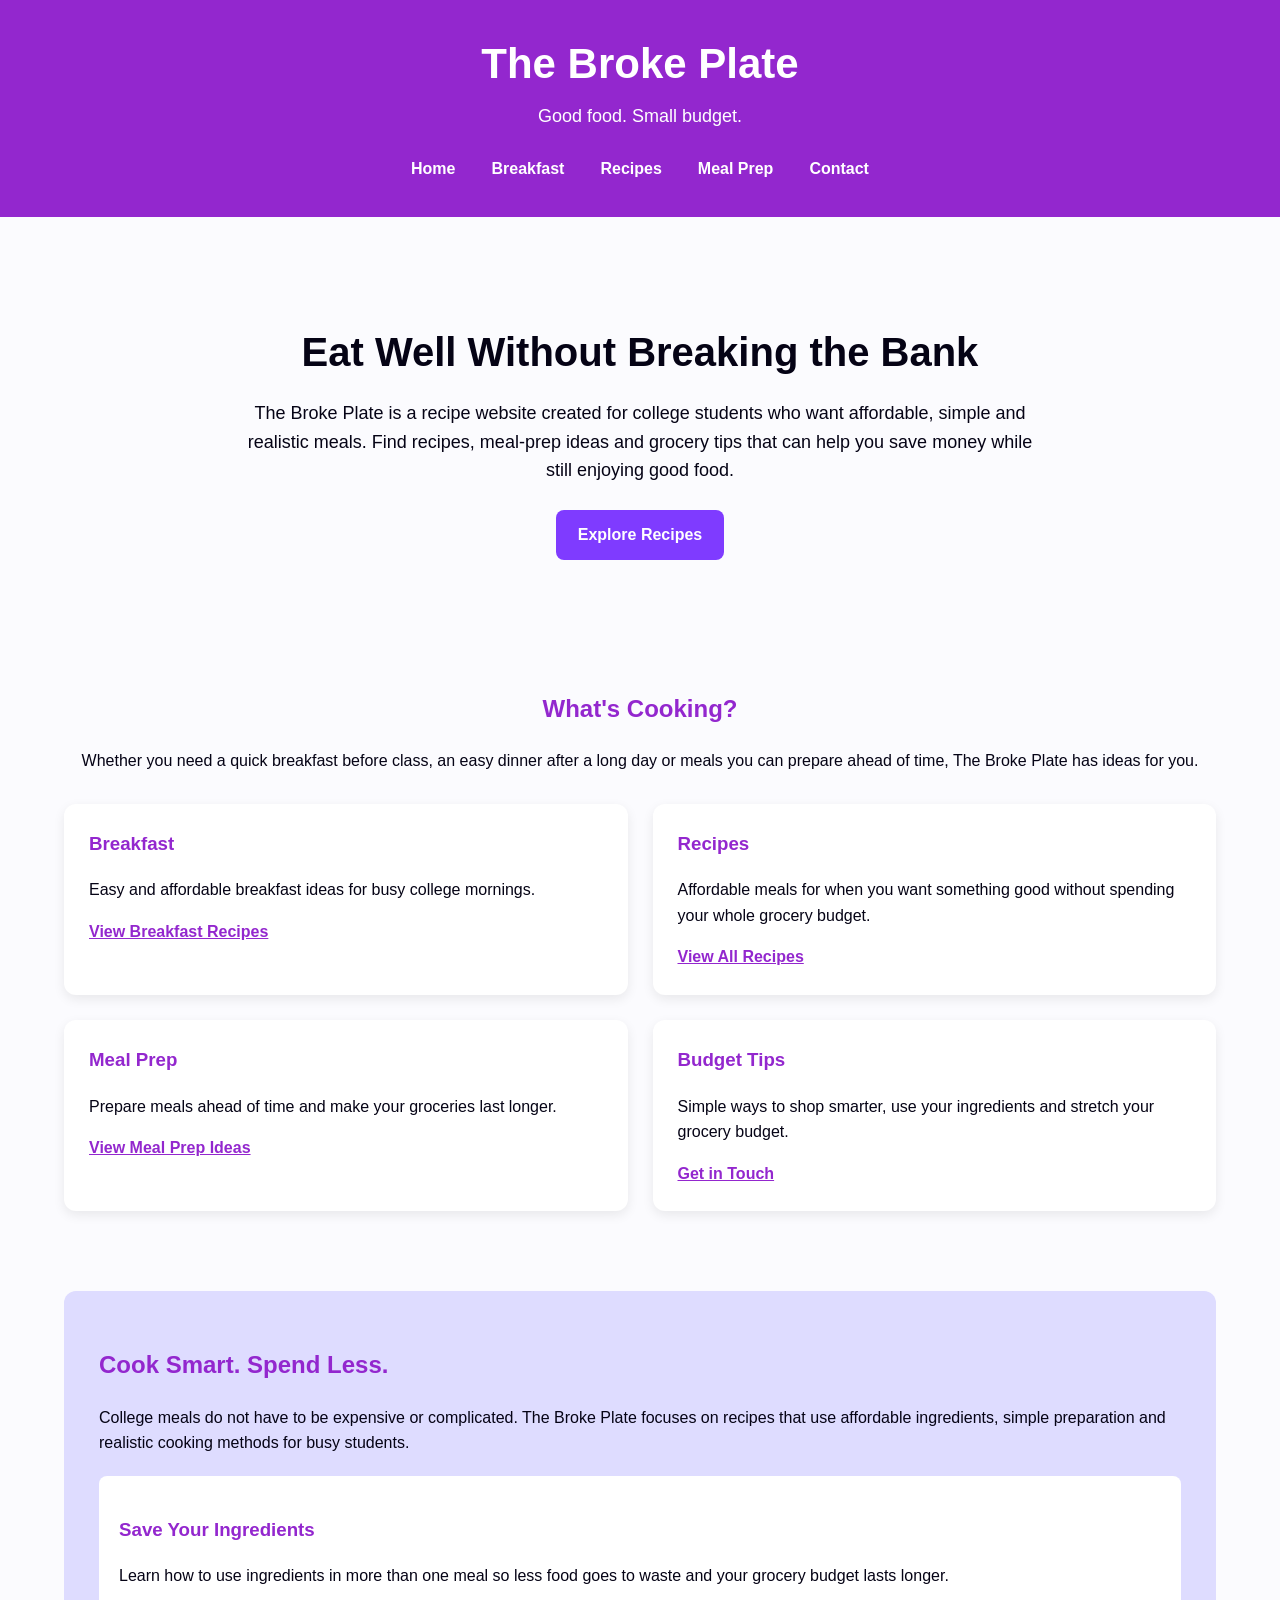
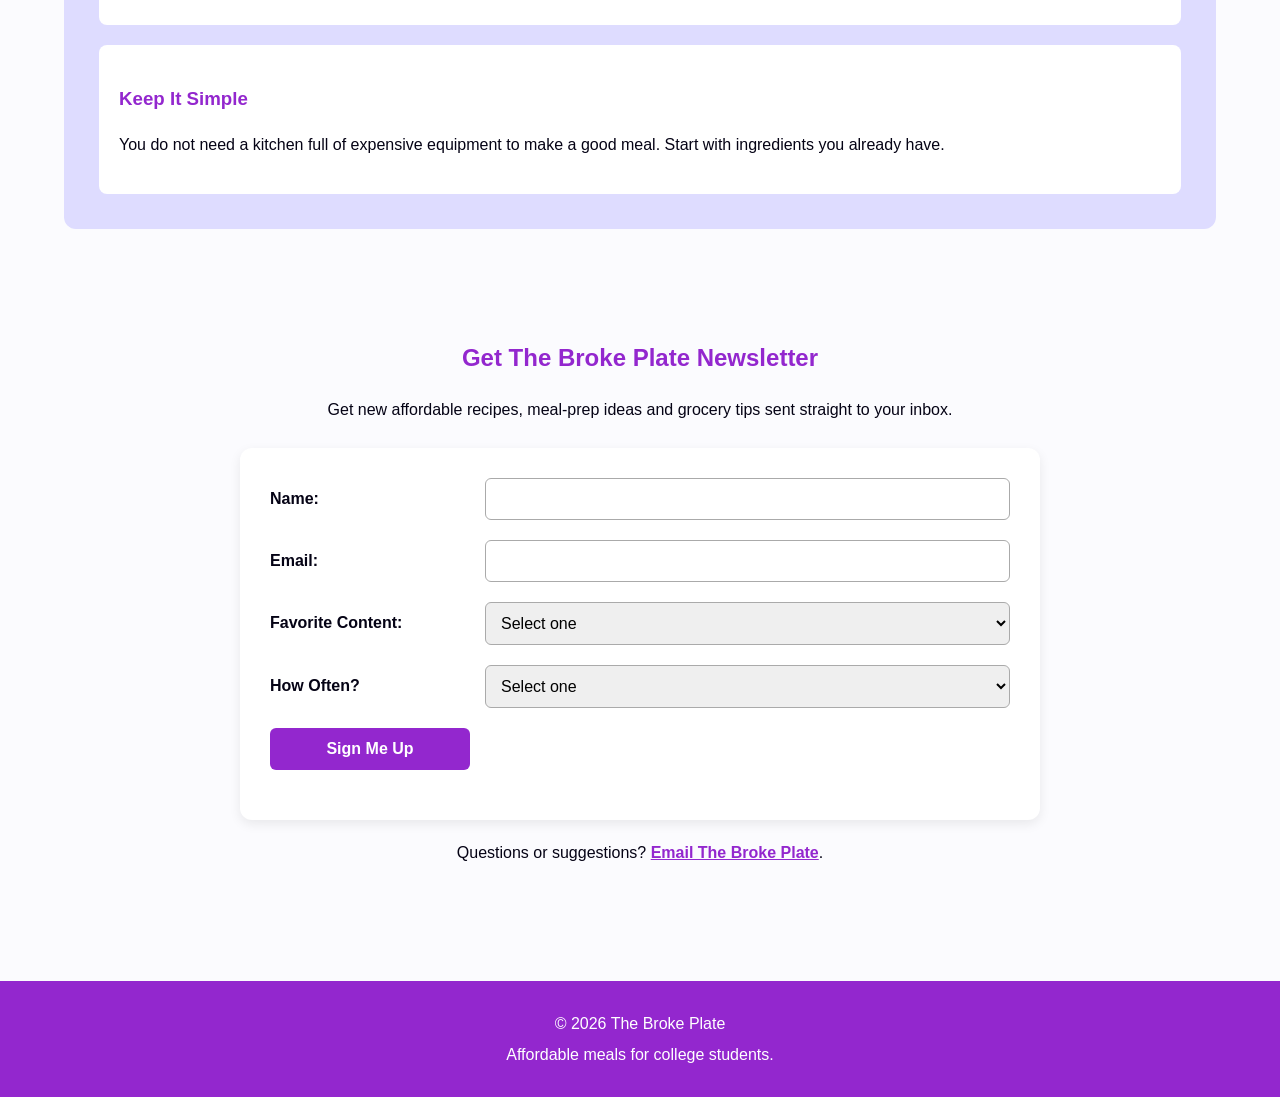
<file: index.html>
<!DOCTYPE html>
<html lang="en">
<head>
    <!-- Google tag (gtag.js) -->
    <script async src="https://www.googletagmanager.com/gtag/js?id=G-6D4NHSHP64"></script>
    <script>
        window.dataLayer = window.dataLayer || [];
        function gtag(){dataLayer.push(arguments);}
        gtag('js', new Date());

        gtag('config', 'G-6D4NHSHP64');
    </script>

    <meta charset="UTF-8">
    <meta name="viewport" content="width=device-width, initial-scale=1.0">
    <meta name="description" content="The Broke Plate offers affordable, simple and realistic recipes, meal prep ideas and grocery tips for college students.">
    <meta name="keywords" content="college recipes, cheap meals, student meals, affordable recipes, meal prep, budget food">
    <title>The Broke Plate | Affordable College Meals</title>
    <link rel="stylesheet" href="style.css">
</head>

<body>

<header>
    <h1>The Broke Plate</h1>
    <p class="tagline">Good food. Small budget.</p>

    <nav>
        <a href="index.html">Home</a>
        <a href="breakfast.html">Breakfast</a>
        <a href="recipes.html">Recipes</a>
        <a href="mealprep.html">Meal Prep</a>
        <a href="contact.html">Contact</a>
    </nav>
</header>

<main>

    <section class="intro">
        <h2>Eat Well Without Breaking the Bank</h2>

        <p>
            The Broke Plate is a recipe website created for college students
            who want affordable, simple and realistic meals. Find recipes,
            meal-prep ideas and grocery tips that can help you save money
            while still enjoying good food.
        </p>

        <a class="button" href="recipes.html">Explore Recipes</a>
    </section>

    <section class="categories">
        <h2>What's Cooking?</h2>

        <p>
            Whether you need a quick breakfast before class, an easy dinner
            after a long day or meals you can prepare ahead of time, The Broke
            Plate has ideas for you.
        </p>

        <div class="recipe-container">

            <div class="recipe-card">
                <h3>Breakfast</h3>
                <p>
                    Easy and affordable breakfast ideas for busy college
                    mornings.
                </p>
                <a href="breakfast.html">View Breakfast Recipes</a>
            </div>

            <div class="recipe-card">
                <h3>Recipes</h3>
                <p>
                    Affordable meals for when you want something good without
                    spending your whole grocery budget.
                </p>
                <a href="recipes.html">View All Recipes</a>
            </div>

            <div class="recipe-card">
                <h3>Meal Prep</h3>
                <p>
                    Prepare meals ahead of time and make your groceries last
                    longer.
                </p>
                <a href="mealprep.html">View Meal Prep Ideas</a>
            </div>

            <div class="recipe-card">
                <h3>Budget Tips</h3>
                <p>
                    Simple ways to shop smarter, use your ingredients and
                    stretch your grocery budget.
                </p>
                <a href="contact.html">Get in Touch</a>
            </div>

        </div>
    </section>

    <section class="budget-tips">
        <h2>Cook Smart. Spend Less.</h2>

        <p>
            College meals do not have to be expensive or complicated. The
            Broke Plate focuses on recipes that use affordable ingredients,
            simple preparation and realistic cooking methods for busy students.
        </p>

        <div class="tip">
            <h3>Save Your Ingredients</h3>

            <p>
                Learn how to use ingredients in more than one meal so less food
                goes to waste and your grocery budget lasts longer.
            </p>
        </div>

        <div class="tip">
            <h3>Keep It Simple</h3>

            <p>
                You do not need a kitchen full of expensive equipment to make
                a good meal. Start with ingredients you already have.
            </p>
        </div>
    </section>

    <section class="newsletter">

        <h2>Get The Broke Plate Newsletter</h2>

        <p>
            Get new affordable recipes, meal-prep ideas and grocery tips
            sent straight to your inbox.
        </p>

        <form action="#" method="post" class="newsletter-form">

            <div class="form-row">
                <label for="newsletter-name">Name:</label>
                <input
                    type="text"
                    id="newsletter-name"
                    name="newsletter-name"
                    required>
            </div>

            <div class="form-row">
                <label for="newsletter-email">Email:</label>
                <input
                    type="email"
                    id="newsletter-email"
                    name="newsletter-email"
                    required>
            </div>

            <div class="form-row">
                <label for="newsletter-type">Favorite Content:</label>

                <select
                    id="newsletter-type"
                    name="newsletter-type">

                    <option value="">Select one</option>
                    <option value="breakfast">Breakfast Recipes</option>
                    <option value="quick-meals">Quick Meals</option>
                    <option value="meal-prep">Meal Prep</option>
                    <option value="budget-tips">Budget Tips</option>

                </select>
            </div>

            <div class="form-row">
                <label for="newsletter-frequency">How Often?</label>

                <select
                    id="newsletter-frequency"
                    name="newsletter-frequency">

                    <option value="">Select one</option>
                    <option value="weekly">Weekly</option>
                    <option value="monthly">Monthly</option>

                </select>
            </div>

            <div class="form-row">
                <input type="submit" value="Sign Me Up">
            </div>

        </form>

        <p class="newsletter-contact">
            Questions or suggestions?
            <a href="mailto:tagonz26@asu.edu">Email The Broke Plate</a>.
        </p>

    </section>

</main>

<footer>
    <p>&copy; 2026 The Broke Plate</p>
    <p>Affordable meals for college students.</p>
</footer>

</body>
</html>
</file>
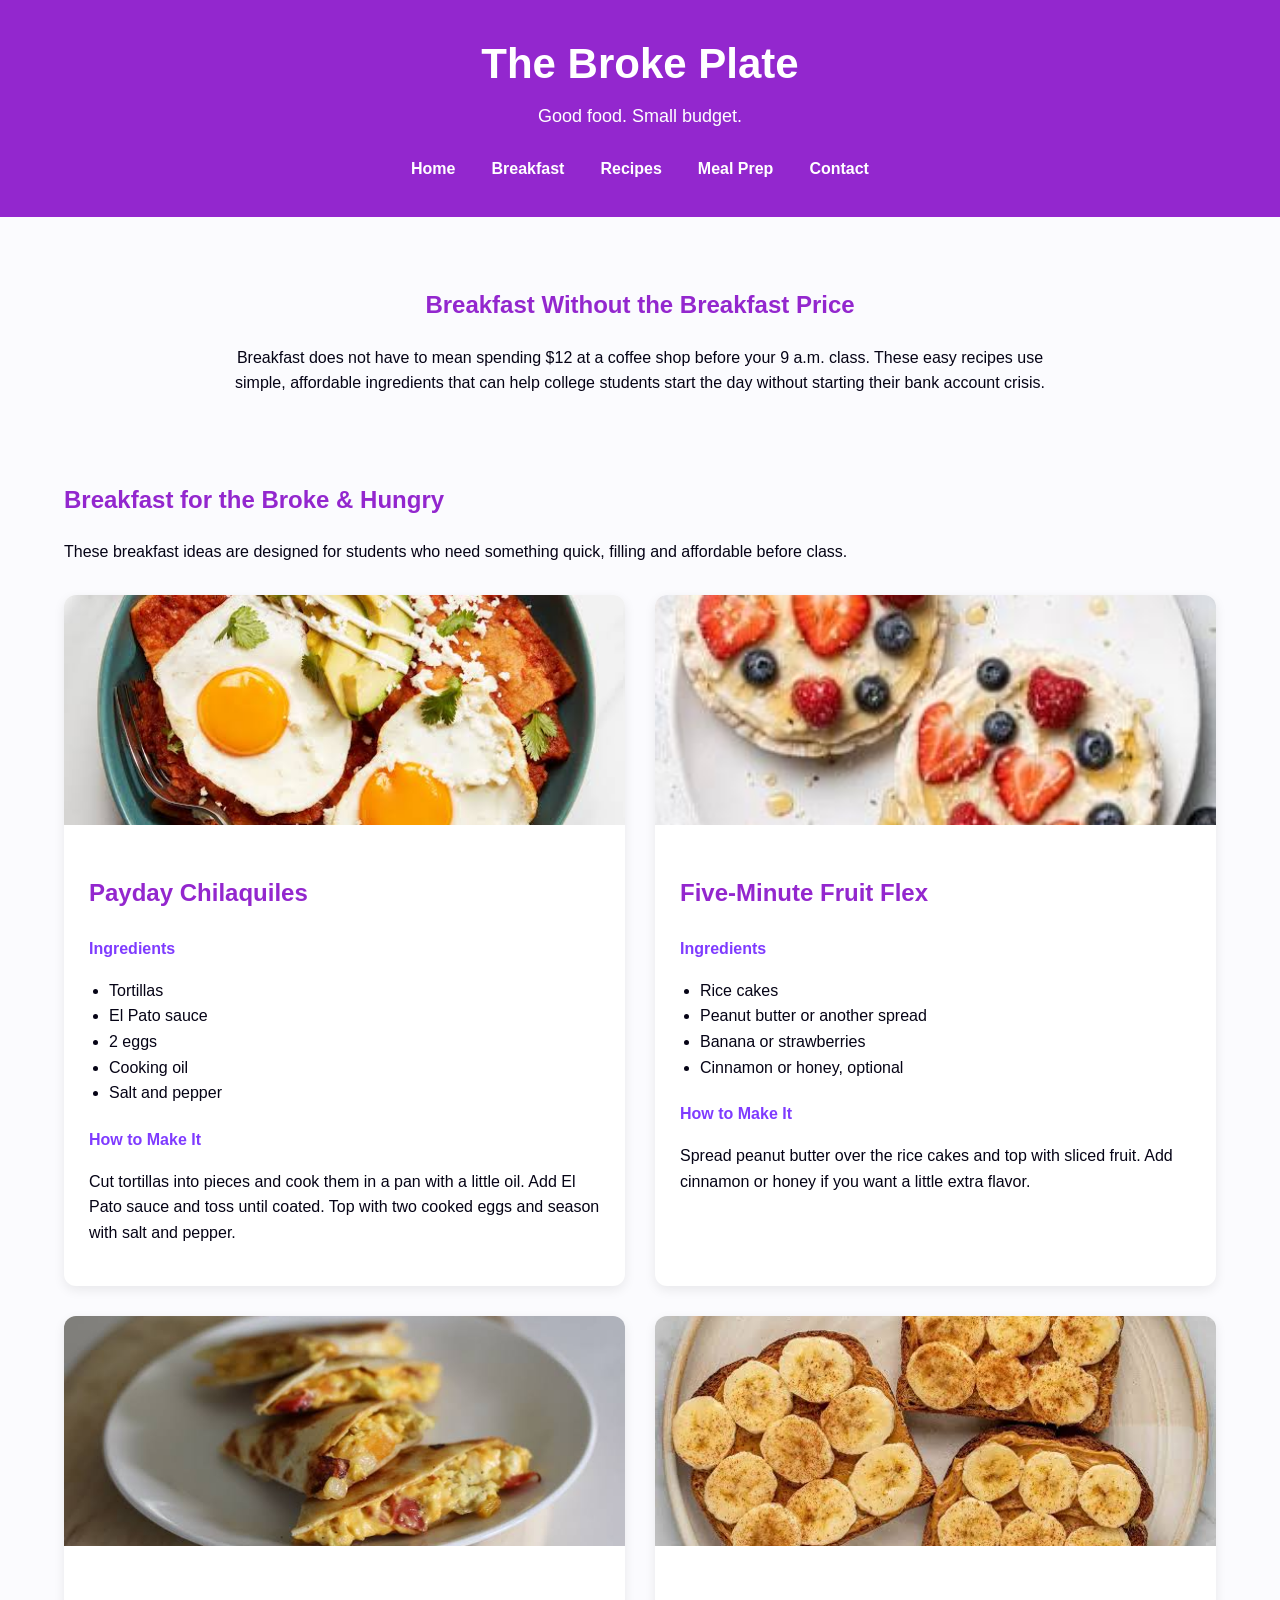
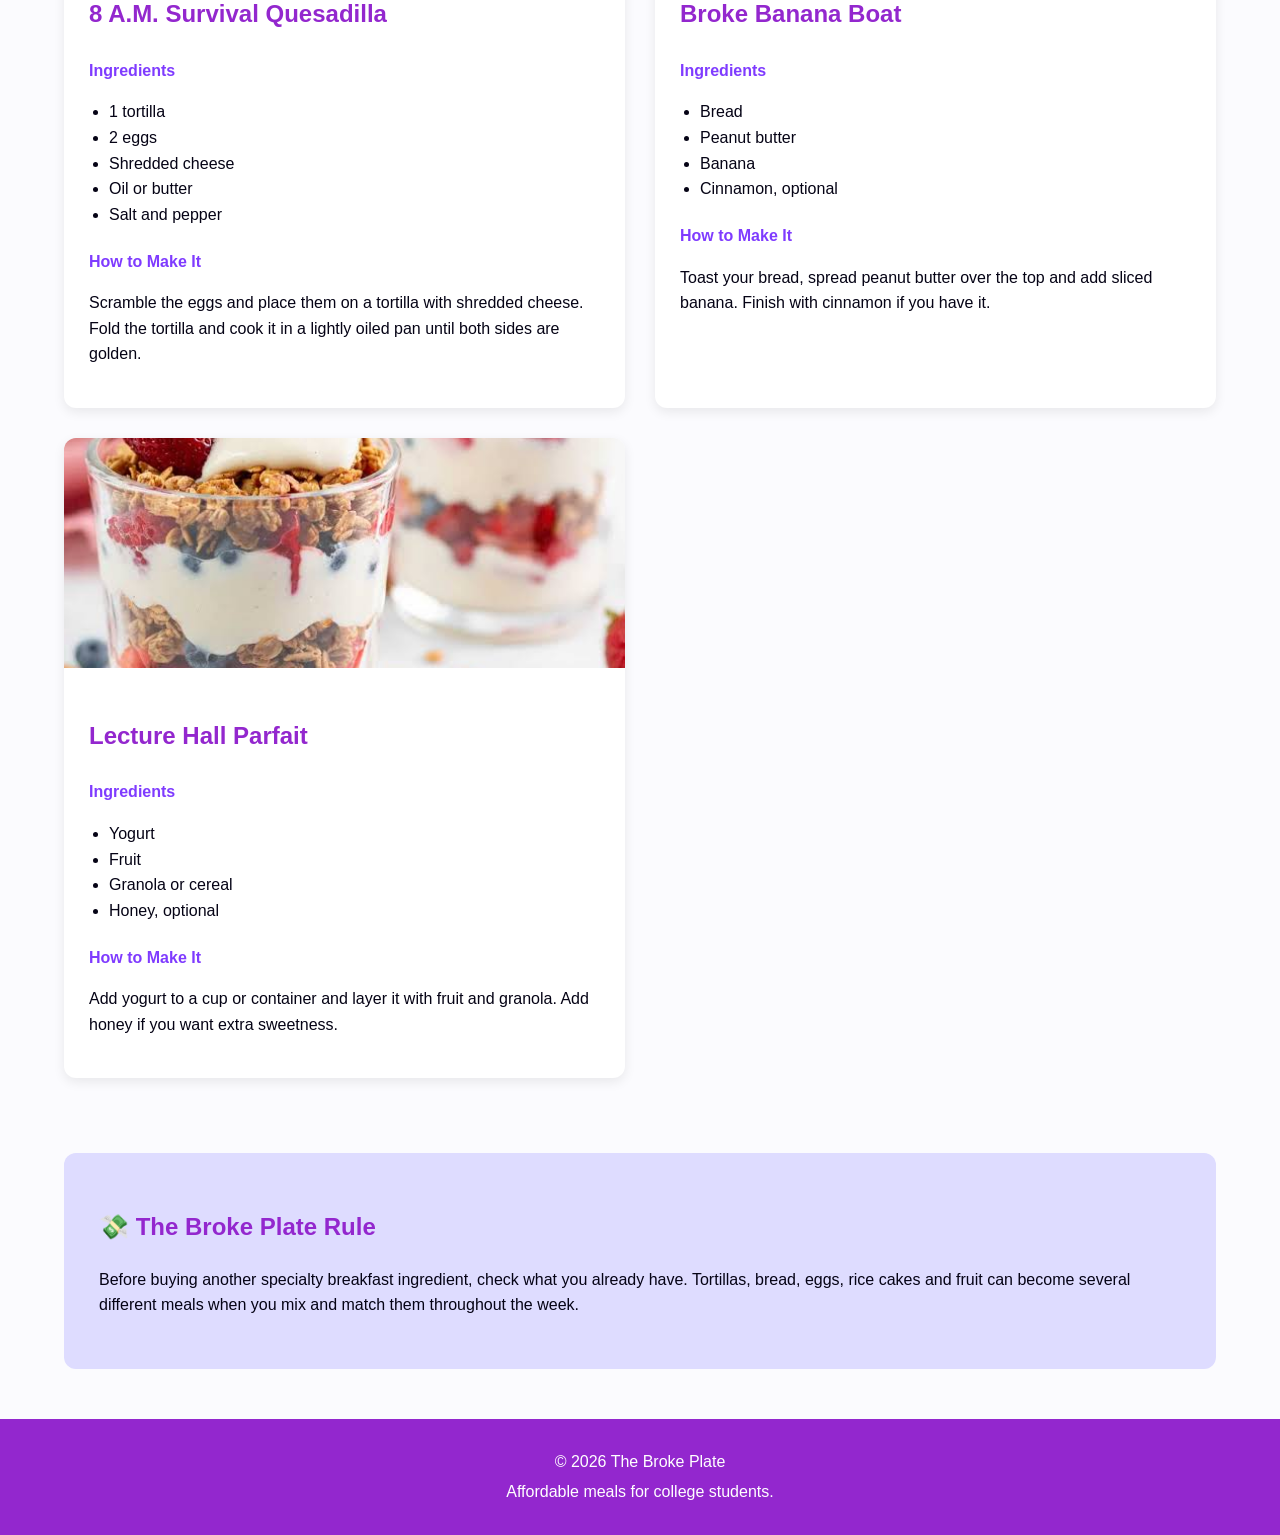
<file: breakfast.html>
<!DOCTYPE html>
<html lang="en">
<head>
    <!-- Google tag (gtag.js) -->
    <script async src="https://www.googletagmanager.com/gtag/js?id=G-6D4NHSHP64"></script>
    <script>
        window.dataLayer = window.dataLayer || [];
        function gtag(){dataLayer.push(arguments);}
        gtag('js', new Date());

        gtag('config', 'G-6D4NHSHP64');
    </script>

    <meta charset="UTF-8">
    <meta name="viewport" content="width=device-width, initial-scale=1.0">
    <meta name="description" content="Affordable breakfast recipes for college students, including chilaquiles, rice cakes, quesadillas, banana toast and yogurt parfaits.">
    <meta name="keywords" content="cheap breakfast, college breakfast, student recipes, easy breakfast, affordable meals">
    <title>The Broke Plate | Breakfast</title>
    <link rel="stylesheet" href="style.css">
</head>

<body>

<header>
    <h1>The Broke Plate</h1>
    <p class="tagline">Good food. Small budget.</p>

    <nav>
        <a href="index.html">Home</a>
        <a href="breakfast.html">Breakfast</a>
        <a href="recipes.html">Recipes</a>
        <a href="mealprep.html">Meal Prep</a>
        <a href="contact.html">Contact</a>
    </nav>
</header>

<main>

    <section class="page-intro">
        <h2>Breakfast Without the Breakfast Price</h2>

        <p>
            Breakfast does not have to mean spending $12 at a coffee shop
            before your 9 a.m. class. These easy recipes use simple,
            affordable ingredients that can help college students start the
            day without starting their bank account crisis.
        </p>
    </section>

    <section class="food-section">

        <h2>Breakfast for the Broke & Hungry</h2>

        <p>
            These breakfast ideas are designed for students who need something
            quick, filling and affordable before class.
        </p>

        <div class="food-grid">

            <article class="food-card">
                <img src="chilaquiles.jpg" alt="A plate of affordable breakfast chilaquiles">

                <div class="food-content">
                    <h3>Payday Chilaquiles</h3>

                    <h4>Ingredients</h4>

                    <ul>
                        <li>Tortillas</li>
                        <li>El Pato sauce</li>
                        <li>2 eggs</li>
                        <li>Cooking oil</li>
                        <li>Salt and pepper</li>
                    </ul>

                    <h4>How to Make It</h4>

                    <p>
                        Cut tortillas into pieces and cook them in a pan with
                        a little oil. Add El Pato sauce and toss until coated.
                        Top with two cooked eggs and season with salt and pepper.
                    </p>
                </div>
            </article>

            <article class="food-card">
                <img src="rice-cakes.jpg" alt="Rice cakes with fruit for breakfast">

                <div class="food-content">
                    <h3>Five-Minute Fruit Flex</h3>

                    <h4>Ingredients</h4>

                    <ul>
                        <li>Rice cakes</li>
                        <li>Peanut butter or another spread</li>
                        <li>Banana or strawberries</li>
                        <li>Cinnamon or honey, optional</li>
                    </ul>

                    <h4>How to Make It</h4>

                    <p>
                        Spread peanut butter over the rice cakes and top with
                        sliced fruit. Add cinnamon or honey if you want a little
                        extra flavor.
                    </p>
                </div>
            </article>

            <article class="food-card">
                <img src="breakfast-quesadilla.jpg" alt="Breakfast quesadilla with eggs and cheese">

                <div class="food-content">
                    <h3>8 A.M. Survival Quesadilla</h3>

                    <h4>Ingredients</h4>

                    <ul>
                        <li>1 tortilla</li>
                        <li>2 eggs</li>
                        <li>Shredded cheese</li>
                        <li>Oil or butter</li>
                        <li>Salt and pepper</li>
                    </ul>

                    <h4>How to Make It</h4>

                    <p>
                        Scramble the eggs and place them on a tortilla with
                        shredded cheese. Fold the tortilla and cook it in a
                        lightly oiled pan until both sides are golden.
                    </p>
                </div>
            </article>

            <article class="food-card">
                <img src="pb-banana-toast.jpg" alt="Peanut butter banana toast">

                <div class="food-content">
                    <h3>Broke Banana Boat</h3>

                    <h4>Ingredients</h4>

                    <ul>
                        <li>Bread</li>
                        <li>Peanut butter</li>
                        <li>Banana</li>
                        <li>Cinnamon, optional</li>
                    </ul>

                    <h4>How to Make It</h4>

                    <p>
                        Toast your bread, spread peanut butter over the top and
                        add sliced banana. Finish with cinnamon if you have it.
                    </p>
                </div>
            </article>

            <article class="food-card">
                <img src="yogurt-parfait.jpg" alt="Affordable yogurt parfait with fruit and granola">

                <div class="food-content">
                    <h3>Lecture Hall Parfait</h3>

                    <h4>Ingredients</h4>

                    <ul>
                        <li>Yogurt</li>
                        <li>Fruit</li>
                        <li>Granola or cereal</li>
                        <li>Honey, optional</li>
                    </ul>

                    <h4>How to Make It</h4>

                    <p>
                        Add yogurt to a cup or container and layer it with
                        fruit and granola. Add honey if you want extra sweetness.
                    </p>
                </div>
            </article>

        </div>
    </section>

    <section class="budget-tips">
        <h2>💸 The Broke Plate Rule</h2>

        <p>
            Before buying another specialty breakfast ingredient, check what
            you already have. Tortillas, bread, eggs, rice cakes and fruit can
            become several different meals when you mix and match them
            throughout the week.
        </p>
    </section>

</main>

<footer>
    <p>&copy; 2026 The Broke Plate</p>
    <p>Affordable meals for college students.</p>
</footer>

</body>
</html>
</file>
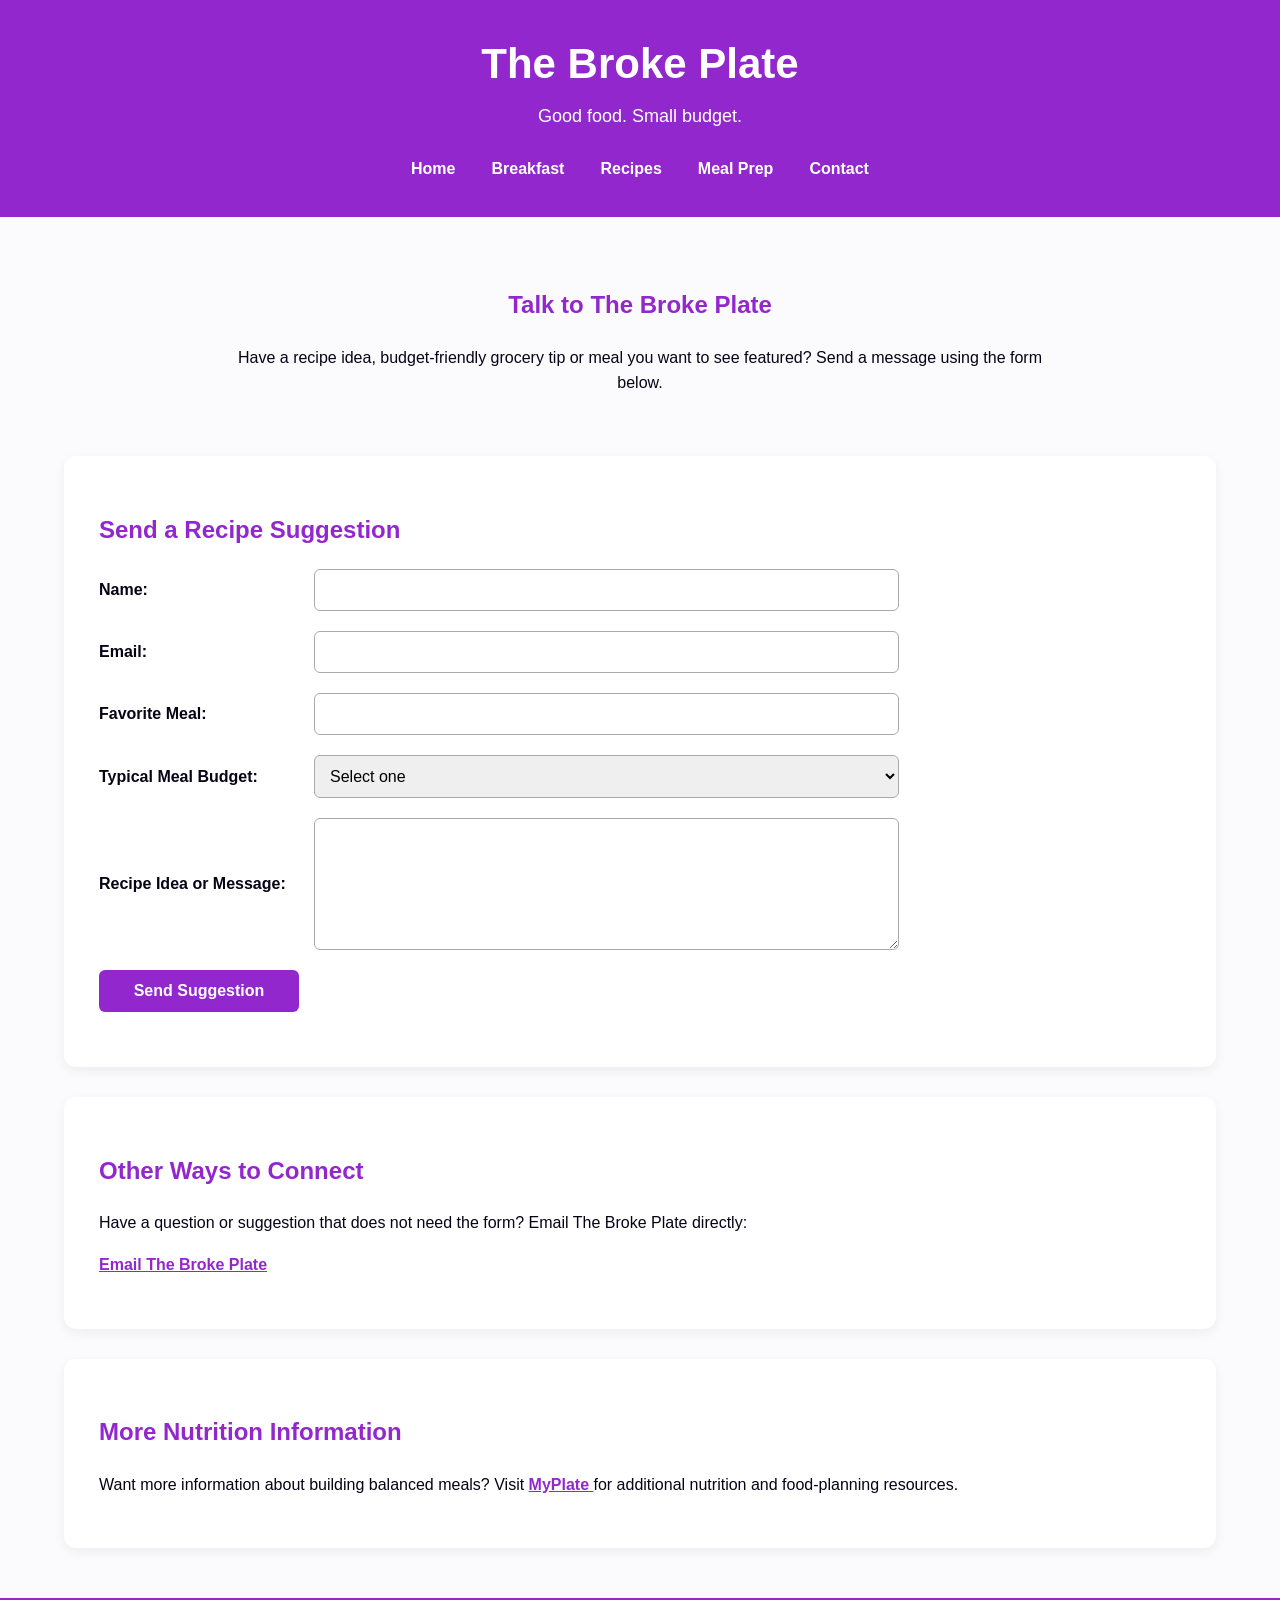
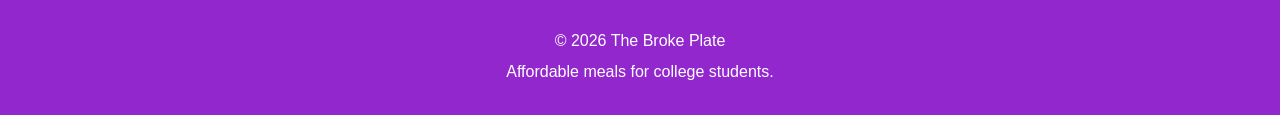
<file: contact.html>
<!DOCTYPE html>
<html lang="en">
<head>
    <!-- Google tag (gtag.js) -->
    <script async src="https://www.googletagmanager.com/gtag/js?id=G-6D4NHSHP64"></script>
    <script>
        window.dataLayer = window.dataLayer || [];
        function gtag(){dataLayer.push(arguments);}
        gtag('js', new Date());

        gtag('config', 'G-6D4NHSHP64');
    </script>

    <meta charset="UTF-8">
    <meta name="viewport" content="width=device-width, initial-scale=1.0">
    <meta name="description" content="Contact The Broke Plate with recipe suggestions, feedback and ideas for affordable college meals.">
    <meta name="keywords" content="contact, college recipes, recipe suggestions, budget meals, student food">
    <title>The Broke Plate | Contact</title>
    <link rel="stylesheet" href="style.css">
</head>

<body>

<header>
    <h1>The Broke Plate</h1>
    <p class="tagline">Good food. Small budget.</p>

    <nav>
        <a href="index.html">Home</a>
        <a href="breakfast.html">Breakfast</a>
        <a href="recipes.html">Recipes</a>
        <a href="mealprep.html">Meal Prep</a>
        <a href="contact.html">Contact</a>
    </nav>
</header>

<main>

    <section class="page-intro">
        <h2>Talk to The Broke Plate</h2>

        <p>
            Have a recipe idea, budget-friendly grocery tip or meal you want
            to see featured? Send a message using the form below.
        </p>
    </section>

    <section class="contact-section">

        <h2>Send a Recipe Suggestion</h2>

        <form action="#" method="post">

            <div class="form-row">
                <label for="name">Name:</label>
                <input type="text" id="name" name="name" required>
            </div>

            <div class="form-row">
                <label for="email">Email:</label>
                <input type="email" id="email" name="email" required>
            </div>

            <div class="form-row">
                <label for="favorite-meal">Favorite Meal:</label>
                <input type="text" id="favorite-meal" name="favorite-meal">
            </div>

            <div class="form-row">
                <label for="budget">Typical Meal Budget:</label>
                <select id="budget" name="budget">
                    <option value="">Select one</option>
                    <option value="under-5">Under $5</option>
                    <option value="5-10">$5-$10</option>
                    <option value="10-15">$10-$15</option>
                    <option value="15-plus">$15+</option>
                </select>
            </div>

            <div class="form-row">
                <label for="message">Recipe Idea or Message:</label>
                <textarea id="message" name="message" rows="6"></textarea>
            </div>

            <div class="form-row">
                <input type="submit" value="Send Suggestion">
            </div>

        </form>

    </section>

    <section class="contact-info">

        <h2>Other Ways to Connect</h2>

        <p>
            Have a question or suggestion that does not need the form?
            Email The Broke Plate directly:
        </p>

        <p>
            <a href="mailto:tagonz26@asu.edu">
                Email The Broke Plate
            </a>
        </p>

    </section>

    <section class="external-resource">

        <h2>More Nutrition Information</h2>

        <p>
            Want more information about building balanced meals? Visit
            <a href="https://www.myplate.gov/" target="_blank" rel="noopener">
                MyPlate
            </a>
            for additional nutrition and food-planning resources.
        </p>

    </section>

</main>

<footer>
    <p>&copy; 2026 The Broke Plate</p>
    <p>Affordable meals for college students.</p>
</footer>

</body>
</html>
</file>
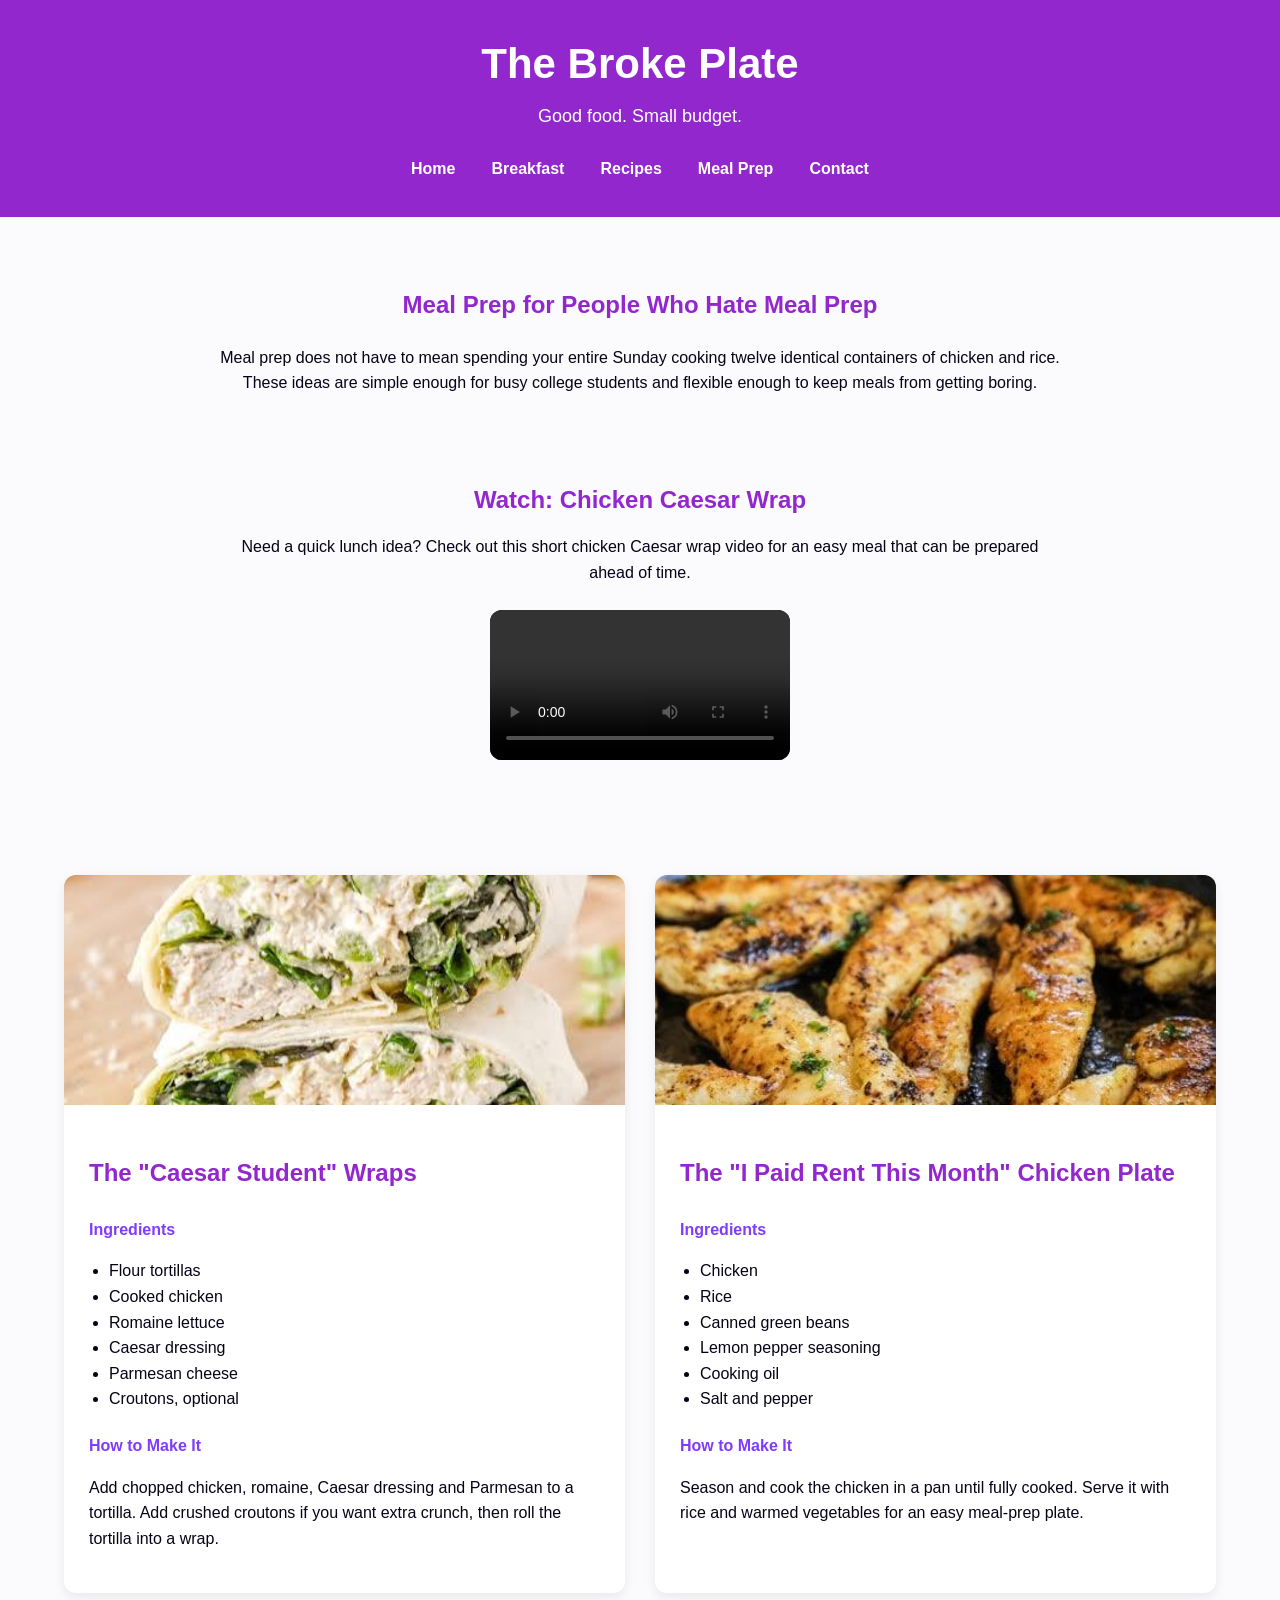
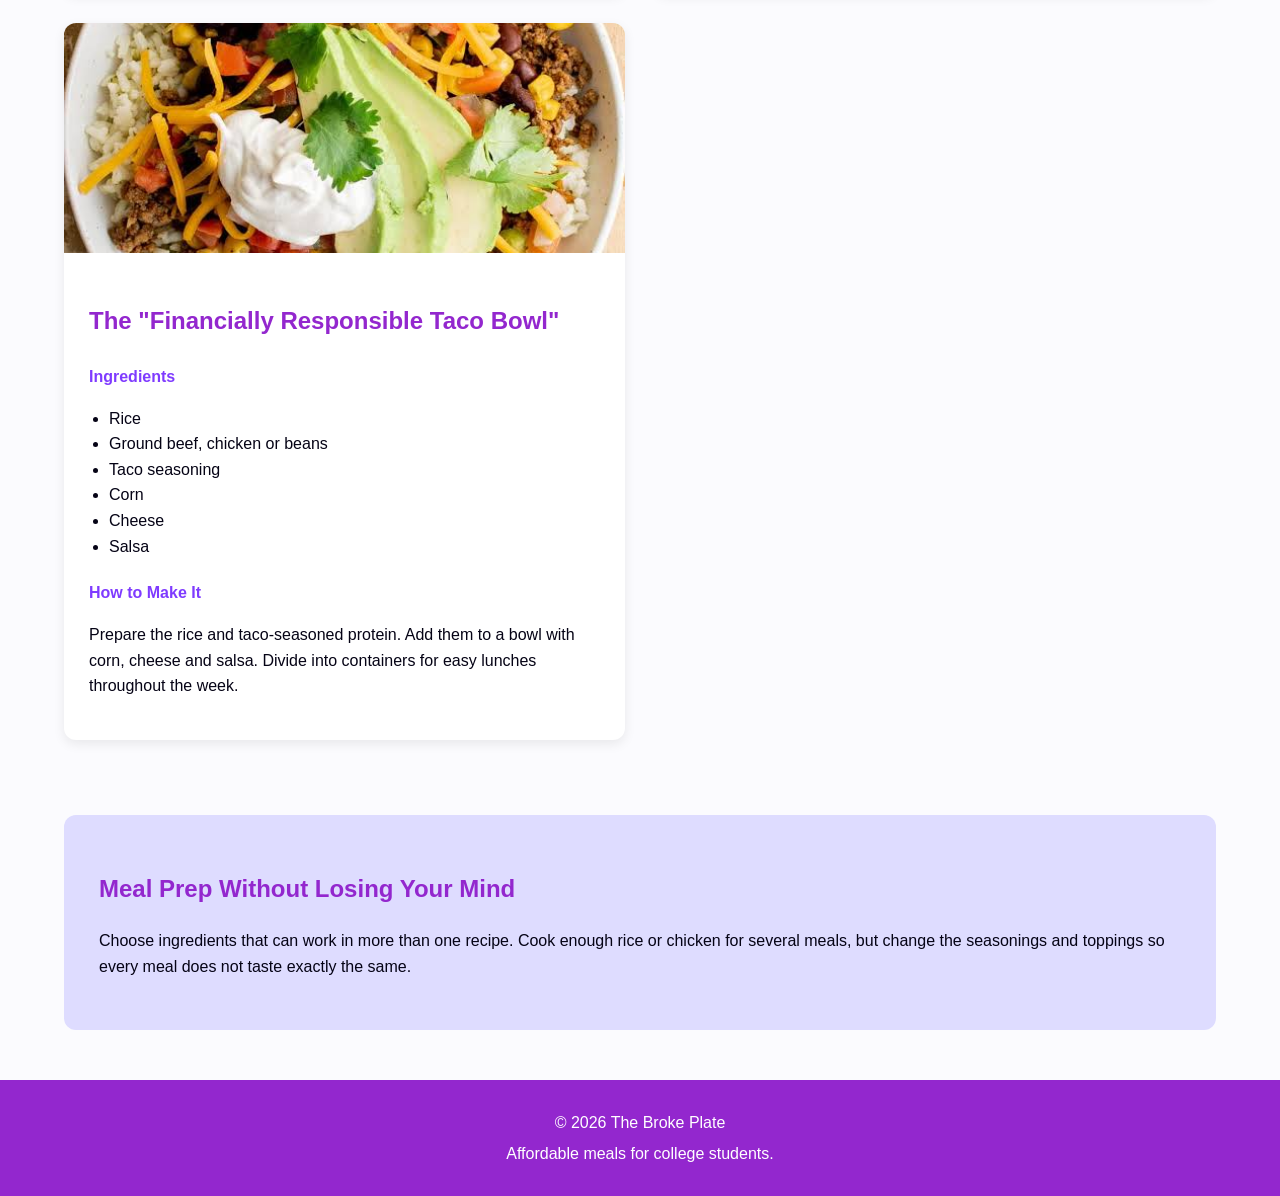
<file: mealprep.html>
<!DOCTYPE html>
<html lang="en">

<head>
    <!-- Google tag (gtag.js) -->
    <script async src="https://www.googletagmanager.com/gtag/js?id=G-6D4NHSHP64"></script>
    <script>
        window.dataLayer = window.dataLayer || [];
        function gtag(){dataLayer.push(arguments);}
        gtag('js', new Date());

        gtag('config', 'G-6D4NHSHP64');
    </script>

    <meta charset="UTF-8">
    <meta name="viewport" content="width=device-width, initial-scale=1.0">

    <meta name="description"
        content="Affordable college meal prep ideas featuring chicken Caesar wraps, lemon pepper chicken and taco rice bowls.">

    <meta name="keywords"
        content="college meal prep, cheap meal prep, student meal prep, chicken wraps, taco bowls, affordable meals">

    <title>The Broke Plate | Meal Prep</title>

    <link rel="stylesheet" href="style.css">
</head>

<body>

<header>
    <h1>The Broke Plate</h1>

    <p class="tagline">Good food. Small budget.</p>

    <nav>
        <a href="index.html">Home</a>
        <a href="breakfast.html">Breakfast</a>
        <a href="recipes.html">Recipes</a>
        <a href="mealprep.html">Meal Prep</a>
        <a href="contact.html">Contact</a>
    </nav>
</header>

<main>

    <section class="page-intro">

        <h2>Meal Prep for People Who Hate Meal Prep</h2>

        <p>
            Meal prep does not have to mean spending your entire Sunday cooking
            twelve identical containers of chicken and rice. These ideas are
            simple enough for busy college students and flexible enough to keep
            meals from getting boring.
        </p>

    </section>


    <section class="video-section">

        <h2>Watch: Chicken Caesar Wrap</h2>

        <p>
            Need a quick lunch idea? Check out this short chicken Caesar wrap
            video for an easy meal that can be prepared ahead of time.
        </p>

        <video controls>
            <source src="ceasar-wrap-college-meals.MP4" type="video/mp4">
            Your browser does not support the video element.
        </video>

    </section>


    <section class="food-section">

        <div class="food-grid">

            <article class="food-card">

                <img src="caesar-wraps.jpg"
                    alt="Chicken Caesar wraps prepared for college lunches">

                <div class="food-content">

                    <h3>The "Caesar Student" Wraps</h3>

                    <h4>Ingredients</h4>

                    <ul>
                        <li>Flour tortillas</li>
                        <li>Cooked chicken</li>
                        <li>Romaine lettuce</li>
                        <li>Caesar dressing</li>
                        <li>Parmesan cheese</li>
                        <li>Croutons, optional</li>
                    </ul>

                    <h4>How to Make It</h4>

                    <p>
                        Add chopped chicken, romaine, Caesar dressing and
                        Parmesan to a tortilla. Add crushed croutons if you
                        want extra crunch, then roll the tortilla into a wrap.
                    </p>

                </div>

            </article>


            <article class="food-card">

                <img src="lemon-pepper-chicken.jpg"
                    alt="Lemon pepper chicken served with rice">

                <div class="food-content">

                    <h3>The "I Paid Rent This Month" Chicken Plate</h3>

                    <h4>Ingredients</h4>

                    <ul>
                        <li>Chicken</li>
                        <li>Rice</li>
                        <li>Canned green beans</li>
                        <li>Lemon pepper seasoning</li>
                        <li>Cooking oil</li>
                        <li>Salt and pepper</li>
                    </ul>

                    <h4>How to Make It</h4>

                    <p>
                        Season and cook the chicken in a pan until fully
                        cooked. Serve it with rice and warmed vegetables for
                        an easy meal-prep plate.
                    </p>

                </div>

            </article>


            <article class="food-card">

                <img src="taco-rice-bowls.jpg"
                    alt="Affordable taco rice bowl">

                <div class="food-content">

                    <h3>The "Financially Responsible Taco Bowl"</h3>

                    <h4>Ingredients</h4>

                    <ul>
                        <li>Rice</li>
                        <li>Ground beef, chicken or beans</li>
                        <li>Taco seasoning</li>
                        <li>Corn</li>
                        <li>Cheese</li>
                        <li>Salsa</li>
                    </ul>

                    <h4>How to Make It</h4>

                    <p>
                        Prepare the rice and taco-seasoned protein. Add them to
                        a bowl with corn, cheese and salsa. Divide into
                        containers for easy lunches throughout the week.
                    </p>

                </div>

            </article>

        </div>

    </section>


    <section class="budget-tips">

        <h2>Meal Prep Without Losing Your Mind</h2>

        <p>
            Choose ingredients that can work in more than one recipe. Cook
            enough rice or chicken for several meals, but change the seasonings
            and toppings so every meal does not taste exactly the same.
        </p>

    </section>

</main>


<footer>

    <p>&copy; 2026 The Broke Plate</p>

    <p>Affordable meals for college students.</p>

</footer>

</body>
</html>
</file>
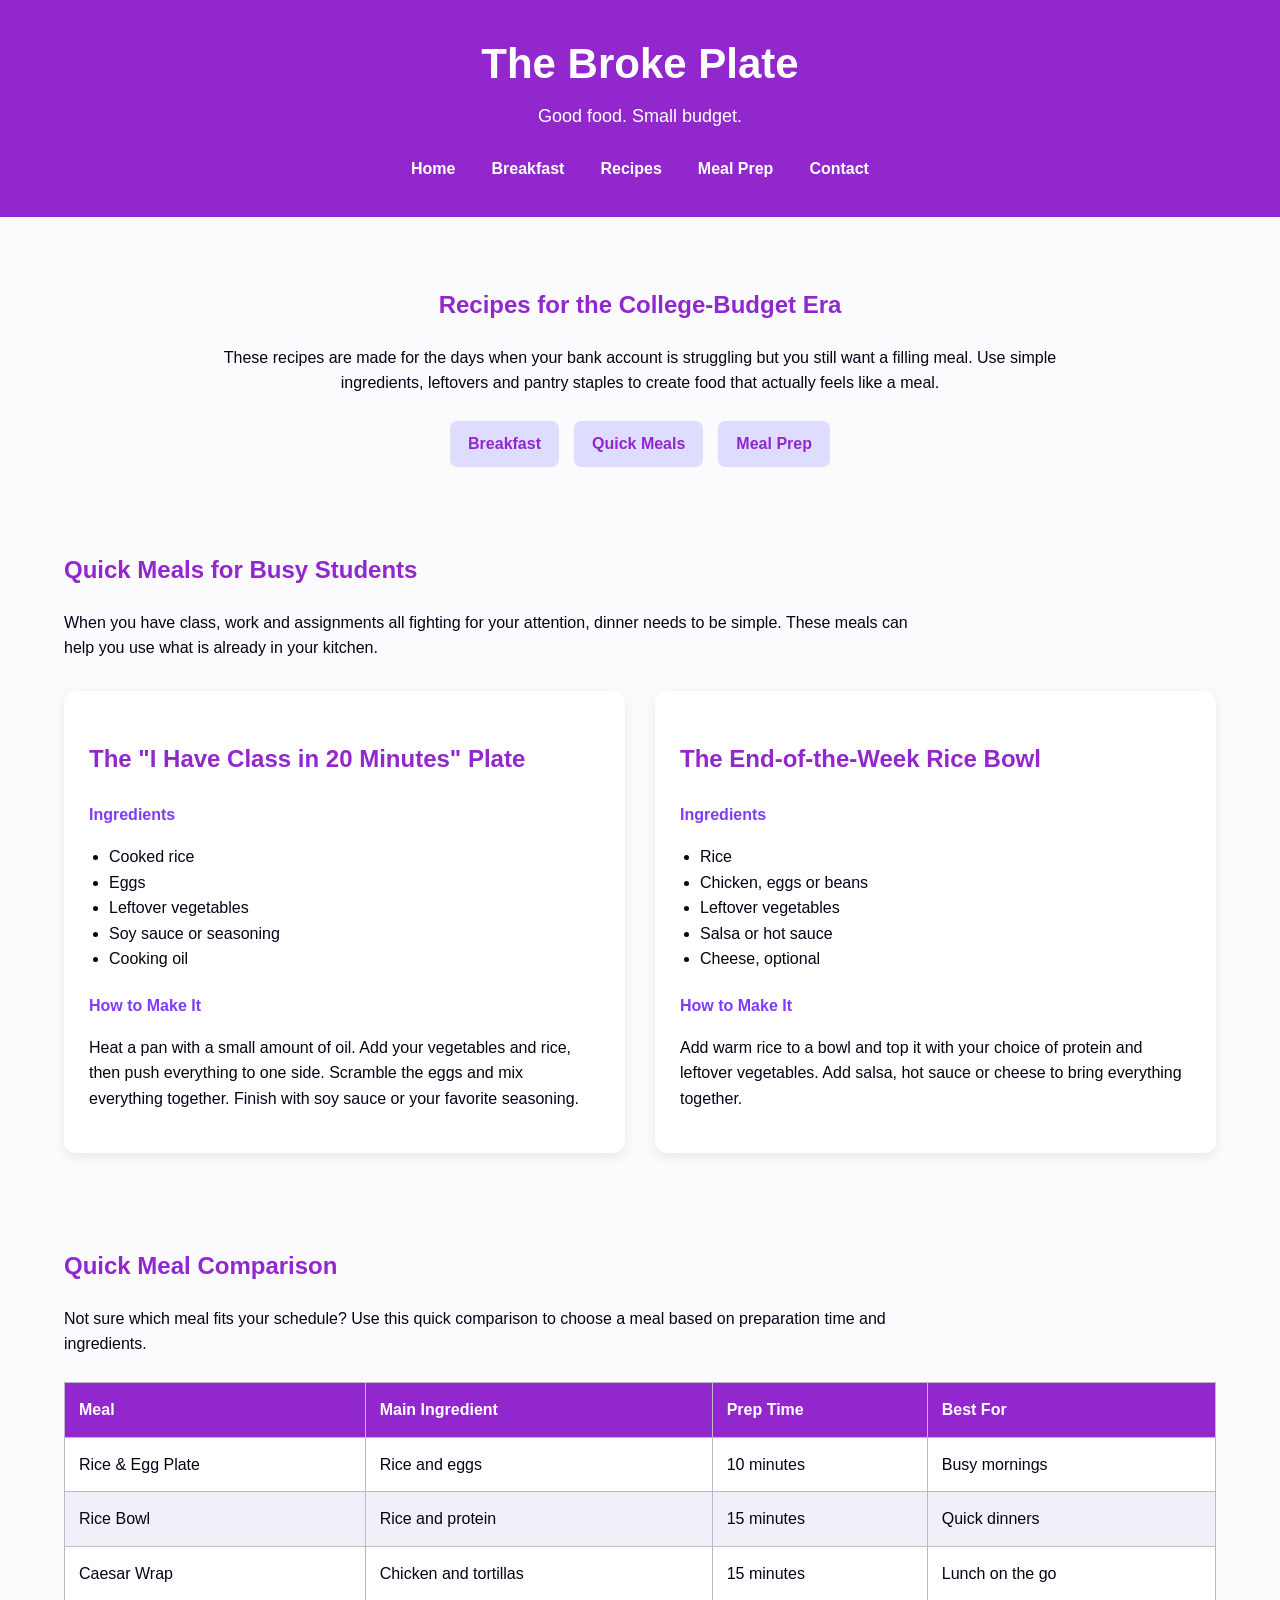
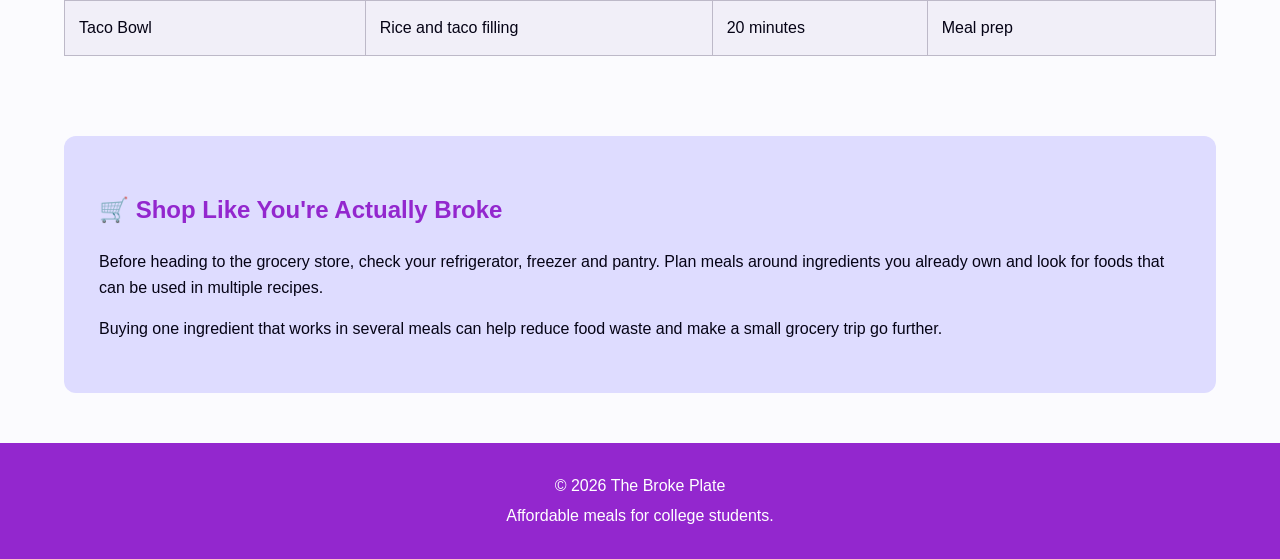
<file: recipes.html>
<!DOCTYPE html>
<html lang="en">
<head>
    <!-- Google tag (gtag.js) -->
    <script async src="https://www.googletagmanager.com/gtag/js?id=G-6D4NHSHP64"></script>
    <script>
        window.dataLayer = window.dataLayer || [];
        function gtag(){dataLayer.push(arguments);}
        gtag('js', new Date());

        gtag('config', 'G-6D4NHSHP64');
    </script>

    <meta charset="UTF-8">
    <meta name="viewport" content="width=device-width, initial-scale=1.0">
    <meta name="description" content="Affordable college recipes including quick meals, rice bowls and easy dinners for students on a budget.">
    <meta name="keywords" content="college recipes, cheap dinner, rice bowls, easy student meals, budget recipes">
    <title>The Broke Plate | Recipes</title>
    <link rel="stylesheet" href="style.css">
</head>

<body>

<header>
    <h1>The Broke Plate</h1>
    <p class="tagline">Good food. Small budget.</p>

    <nav>
        <a href="index.html">Home</a>
        <a href="breakfast.html">Breakfast</a>
        <a href="recipes.html">Recipes</a>
        <a href="mealprep.html">Meal Prep</a>
        <a href="contact.html">Contact</a>
    </nav>
</header>

<main>

    <section class="page-intro">
        <h2>Recipes for the College-Budget Era</h2>

        <p>
            These recipes are made for the days when your bank account is
            struggling but you still want a filling meal. Use simple
            ingredients, leftovers and pantry staples to create food that
            actually feels like a meal.
        </p>

        <div class="quick-links">
            <a href="breakfast.html">Breakfast</a>
            <a href="#quick-meals">Quick Meals</a>
            <a href="#mealprep">Meal Prep</a>
        </div>
    </section>

    <section class="food-section" id="quick-meals">

        <h2>Quick Meals for Busy Students</h2>

        <p>
            When you have class, work and assignments all fighting for your
            attention, dinner needs to be simple. These meals can help you use
            what is already in your kitchen.
        </p>

        <div class="food-grid">

            <article class="food-card">
                <div class="food-content">
                    <h3>The "I Have Class in 20 Minutes" Plate</h3>

                    <h4>Ingredients</h4>

                    <ul>
                        <li>Cooked rice</li>
                        <li>Eggs</li>
                        <li>Leftover vegetables</li>
                        <li>Soy sauce or seasoning</li>
                        <li>Cooking oil</li>
                    </ul>

                    <h4>How to Make It</h4>

                    <p>
                        Heat a pan with a small amount of oil. Add your
                        vegetables and rice, then push everything to one side.
                        Scramble the eggs and mix everything together. Finish
                        with soy sauce or your favorite seasoning.
                    </p>
                </div>
            </article>

            <article class="food-card">
                <div class="food-content">
                    <h3>The End-of-the-Week Rice Bowl</h3>

                    <h4>Ingredients</h4>

                    <ul>
                        <li>Rice</li>
                        <li>Chicken, eggs or beans</li>
                        <li>Leftover vegetables</li>
                        <li>Salsa or hot sauce</li>
                        <li>Cheese, optional</li>
                    </ul>

                    <h4>How to Make It</h4>

                    <p>
                        Add warm rice to a bowl and top it with your choice of
                        protein and leftover vegetables. Add salsa, hot sauce
                        or cheese to bring everything together.
                    </p>
                </div>
            </article>

        </div>
    </section>

    <section class="table-section">

        <h2>Quick Meal Comparison</h2>

        <p>
            Not sure which meal fits your schedule? Use this quick comparison
            to choose a meal based on preparation time and ingredients.
        </p>

        <table>
            <thead>
                <tr>
                    <th>Meal</th>
                    <th>Main Ingredient</th>
                    <th>Prep Time</th>
                    <th>Best For</th>
                </tr>
            </thead>

            <tbody>
                <tr>
                    <td>Rice & Egg Plate</td>
                    <td>Rice and eggs</td>
                    <td>10 minutes</td>
                    <td>Busy mornings</td>
                </tr>

                <tr>
                    <td>Rice Bowl</td>
                    <td>Rice and protein</td>
                    <td>15 minutes</td>
                    <td>Quick dinners</td>
                </tr>

                <tr>
                    <td>Caesar Wrap</td>
                    <td>Chicken and tortillas</td>
                    <td>15 minutes</td>
                    <td>Lunch on the go</td>
                </tr>

                <tr>
                    <td>Taco Bowl</td>
                    <td>Rice and taco filling</td>
                    <td>20 minutes</td>
                    <td>Meal prep</td>
                </tr>
            </tbody>
        </table>

    </section>

    <section class="budget-tips">

        <h2>🛒 Shop Like You're Actually Broke</h2>

        <p>
            Before heading to the grocery store, check your refrigerator,
            freezer and pantry. Plan meals around ingredients you already own
            and look for foods that can be used in multiple recipes.
        </p>

        <p>
            Buying one ingredient that works in several meals can help reduce
            food waste and make a small grocery trip go further.
        </p>

    </section>

</main>

<footer>
    <p>&copy; 2026 The Broke Plate</p>
    <p>Affordable meals for college students.</p>
</footer>

</body>
</html>
</file>
<file: style.css>
:root {
    --text: #050315;
    --background: #fbfbfe;
    --primary: #9327ce;
    --secondary: #dedcff;
    --accent: #7f3bff;
}

* {
    box-sizing: border-box;
}

body {
    margin: 0;
    font-family: Arial, Helvetica, sans-serif;
    color: var(--text);
    background: var(--background);
    line-height: 1.6;
}

header {
    background: var(--primary);
    color: white;
    text-align: center;
    padding: 30px 20px;
}

header h1 {
    margin: 0;
    font-size: 42px;
}

.tagline {
    margin: 5px 0 20px;
    font-size: 18px;
}

nav {
    display: flex;
    justify-content: center;
    align-items: center;
    flex-wrap: wrap;
    gap: 20px;
}

nav a {
    color: white;
    text-decoration: none;
    font-weight: bold;
    padding: 5px 8px;
}

nav a:hover {
    text-decoration: underline;
}

main {
    width: 90%;
    max-width: 1200px;
    margin: 0 auto;
}

.intro {
    text-align: center;
    padding: 70px 20px;
}

.intro h2 {
    font-size: 40px;
    margin-bottom: 15px;
}

.intro p {
    max-width: 800px;
    margin: 0 auto 25px;
    font-size: 18px;
}

.button {
    display: inline-block;
    background: var(--accent);
    color: white;
    text-decoration: none;
    padding: 12px 22px;
    border-radius: 8px;
    font-weight: bold;
}

.button:hover {
    background: var(--primary);
}

.categories {
    padding: 40px 0;
}

.categories h2,
.budget-tips h2,
.newsletter h2,
.page-intro h2,
.food-section h2,
.table-section h2,
.video-section h2,
.contact-section h2,
.contact-info h2,
.external-resource h2 {
    color: var(--primary);
}

.categories > h2,
.categories > p {
    text-align: center;
}

.recipe-container {
    display: grid;
    grid-template-columns: repeat(2, 1fr);
    gap: 25px;
    margin-top: 30px;
}

.recipe-card {
    background: white;
    padding: 25px;
    border-radius: 12px;
    box-shadow: 0 4px 12px rgba(0, 0, 0, 0.08);
}

.recipe-card h3 {
    color: var(--primary);
    margin-top: 0;
}

.recipe-card a {
    color: var(--primary);
    font-weight: bold;
}

.budget-tips {
    background: var(--secondary);
    padding: 35px;
    margin: 40px 0;
    border-radius: 12px;
}

.tip {
    background: white;
    padding: 20px;
    margin-top: 20px;
    border-radius: 8px;
}

.tip h3 {
    color: var(--primary);
}

.newsletter {
    text-align: center;
    padding: 50px 20px;
    margin-bottom: 30px;
}

.newsletter-form {
    max-width: 800px;
    margin: 25px auto 0;
    text-align: left;
    background: white;
    padding: 30px;
    border-radius: 12px;
    box-shadow: 0 4px 12px rgba(0, 0, 0, 0.08);
}

.newsletter-contact {
    margin-top: 20px;
}

.newsletter-contact a {
    color: var(--primary);
    font-weight: bold;
}

.page-intro {
    text-align: center;
    padding: 50px 20px 30px;
}

.page-intro p {
    max-width: 850px;
    margin: 0 auto;
}

.food-section {
    padding: 35px 0;
}

.food-section > p {
    max-width: 850px;
}

.food-grid {
    display: grid;
    grid-template-columns: repeat(2, 1fr);
    gap: 30px;
    margin-top: 30px;
}

.food-card {
    background: white;
    border-radius: 12px;
    overflow: hidden;
    box-shadow: 0 4px 12px rgba(0, 0, 0, 0.08);
}

.food-card img {
    width: 100%;
    height: 230px;
    object-fit: cover;
    display: block;
}

.food-content {
    padding: 25px;
}

.food-content h3 {
    color: var(--primary);
    font-size: 24px;
}

.food-content h4 {
    margin-bottom: 5px;
    color: var(--accent);
}

.food-content ul {
    padding-left: 20px;
}

.quick-links {
    display: flex;
    justify-content: center;
    flex-wrap: wrap;
    gap: 15px;
    margin-top: 25px;
}

.quick-links a {
    background: var(--secondary);
    color: var(--primary);
    padding: 10px 18px;
    border-radius: 7px;
    text-decoration: none;
    font-weight: bold;
}

.table-section {
    padding: 40px 0;
}

.table-section p {
    max-width: 850px;
}

table {
    width: 100%;
    border-collapse: collapse;
    margin-top: 25px;
    background: white;
}

th,
td {
    border: 1px solid #bdb9c8;
    padding: 14px;
    text-align: left;
}

th {
    background: var(--primary);
    color: white;
}

tr:nth-child(even) {
    background: #f1eff8;
}


/* VIDEO */

.video-section {
    text-align: center;
    padding: 35px 0 50px;
}

.video-section h2 {
    margin-bottom: 15px;
}

.video-section p {
    max-width: 800px;
    margin: 0 auto 25px;
}


/*
    The TikTok video is vertical, so we do NOT force it
    to fill the entire page width.
*/

.video-section video {
    display: block;
    width: auto;
    height: auto;
    max-width: 100%;
    max-height: 650px;
    margin: 0 auto;
    border-radius: 12px;
    background: #000;
}


/* CONTACT AND FORMS */

.contact-section,
.contact-info,
.external-resource {
    background: white;
    padding: 35px;
    margin: 30px 0;
    border-radius: 12px;
    box-shadow: 0 4px 12px rgba(0, 0, 0, 0.06);
}

form {
    max-width: 800px;
}

.form-row {
    display: grid;
    grid-template-columns: 200px 1fr;
    gap: 15px;
    align-items: center;
    margin-bottom: 20px;
}

.form-row label {
    font-weight: bold;
}

input,
select,
textarea {
    width: 100%;
    padding: 11px;
    border: 1px solid #aaa;
    border-radius: 6px;
    font-family: Arial, Helvetica, sans-serif;
    font-size: 16px;
}

input[type="submit"] {
    width: auto;
    background: var(--primary);
    color: white;
    border: none;
    padding: 12px 25px;
    cursor: pointer;
    font-weight: bold;
}

input[type="submit"]:hover {
    background: var(--accent);
}

.contact-info a,
.external-resource a {
    color: var(--primary);
    font-weight: bold;
}

footer {
    background: var(--primary);
    color: white;
    text-align: center;
    padding: 25px;
    margin-top: 50px;
}

footer p {
    margin: 5px;
}


/* MOBILE */

@media (max-width: 700px) {

    header h1 {
        font-size: 34px;
    }

    .intro h2 {
        font-size: 30px;
    }

    .recipe-container,
    .food-grid {
        grid-template-columns: 1fr;
    }

    .food-card img {
        height: 200px;
    }

    nav {
        gap: 10px;
    }

    table {
        font-size: 14px;
    }

    th,
    td {
        padding: 9px;
    }

    .form-row {
        grid-template-columns: 1fr;
        gap: 5px;
    }

    .contact-section,
    .contact-info,
    .external-resource,
    .newsletter-form {
        padding: 25px;
    }

    .video-section video {
        max-height: 600px;
    }
}
</file>
